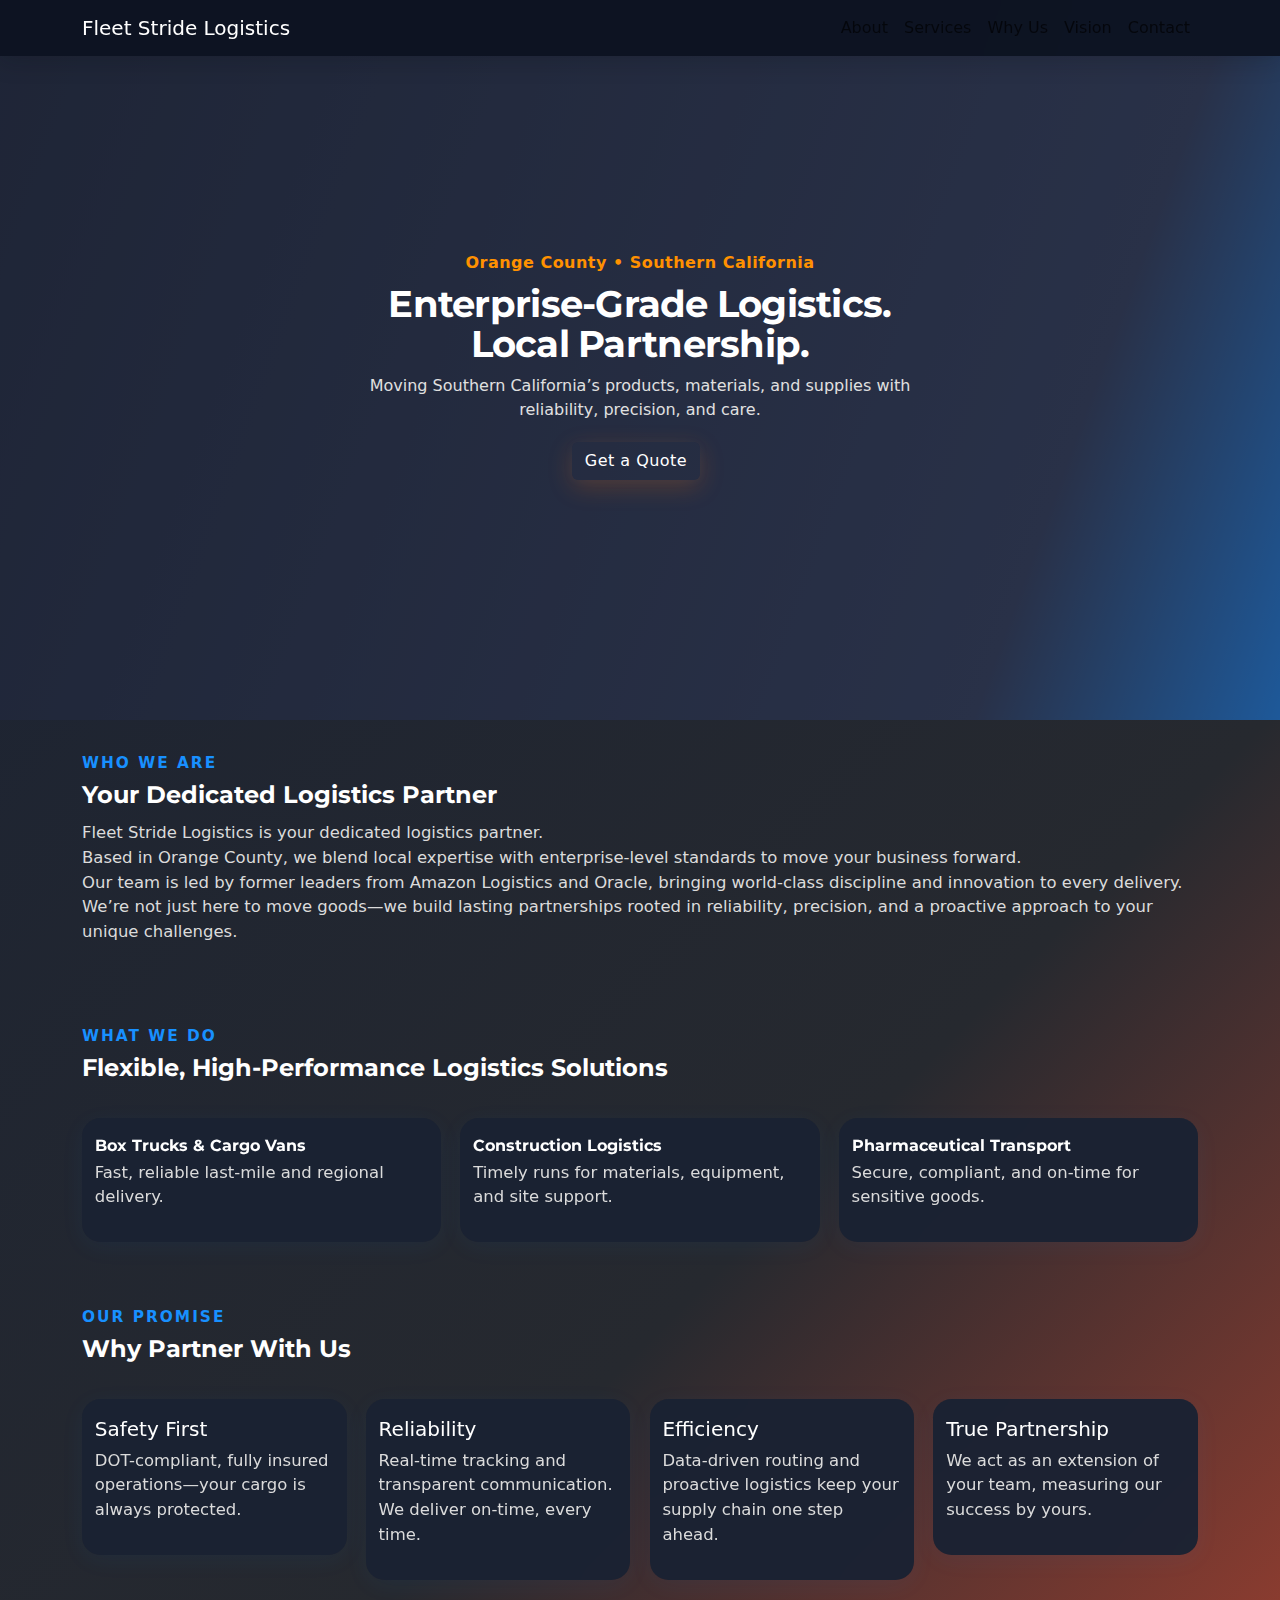
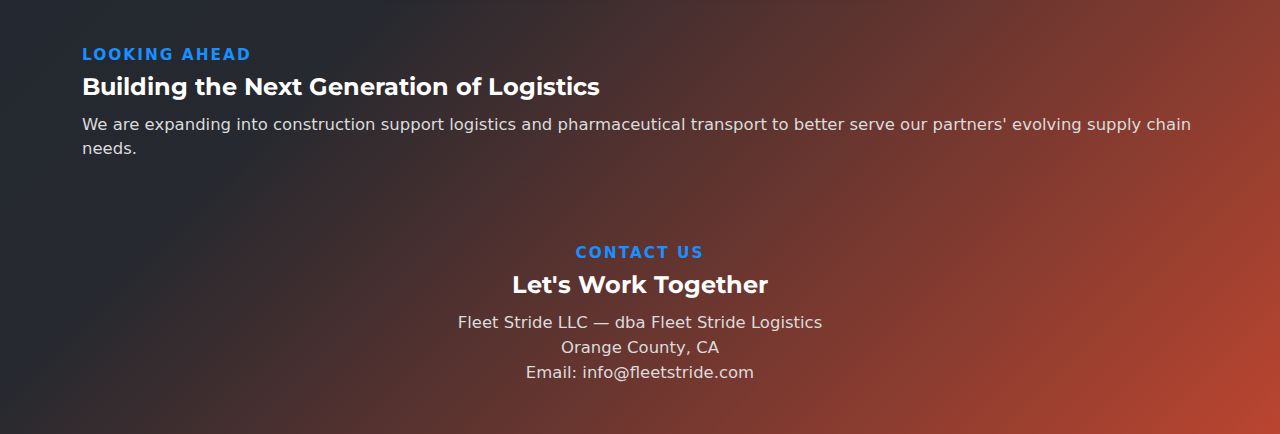
<file: index.html>
<!DOCTYPE html>
<html lang="en">
<head>
  <meta charset="UTF-8" />
  <meta name="viewport" content="width=device-width, initial-scale=1.0" />
  <title>Fleet Stride Logistics</title>
  <link href="style.css" rel="stylesheet" />
  <link href="https://cdn.jsdelivr.net/npm/bootstrap@5.3.2/dist/css/bootstrap.min.css" rel="stylesheet" />
  <link href="https://fonts.googleapis.com/css2?family=Montserrat:wght@400;600;700&family=Inter:wght@300;400;500;600&display=swap" rel="stylesheet">
</head>
<body>
  <nav class="navbar navbar-expand-lg fixed-top fs-nav">
    <div class="container">
      <a class="navbar-brand text-white" href="#hero">Fleet Stride Logistics</a>
      <button class="navbar-toggler" type="button" data-bs-toggle="collapse" data-bs-target="#mainNav">
        <span class="navbar-toggler-icon" style="filter: invert(1);"></span>
      </button>
      <div class="collapse navbar-collapse" id="mainNav">
        <ul class="navbar-nav ms-auto">
          <li class="nav-item"><a class="nav-link" href="#who">About</a></li>
          <li class="nav-item"><a class="nav-link" href="#services">Services</a></li>
          <li class="nav-item"><a class="nav-link" href="#promise">Why Us</a></li>
          <li class="nav-item"><a class="nav-link" href="#future">Vision</a></li>
          <li class="nav-item"><a class="nav-link" href="#contact">Contact</a></li>
        </ul>
      </div>
    </div>
  </nav>
  <section id="hero" class="hero-section">
    <div class="hero-bg isometric-grid"></div>
    <div class="hero-overlay"></div>
    <div class="container hero-content">
      <p class="hero-pill"><span></span> Orange County • Southern California</p>
      <h1 class="hero-title">Enterprise‑Grade Logistics.<br>Local Partnership.</h1>
      <p class="hero-sub">Moving Southern California’s products, materials, and supplies with reliability, precision, and care.</p>
      <div class="hero-buttons">
        <a href="#contact" class="btn btn-fs-modern me-2">Get a Quote</a>
      </div>
    </div>
  </section>
  
  <section id="who" class="section-padding container">
    <p class="section-kicker">Who We Are</p>
    <h2 class="section-heading">Your Dedicated Logistics Partner</h2>
    <p class="fs-muted">
      Fleet Stride Logistics is your dedicated logistics partner.<br>
      Based in Orange County, we blend local expertise with enterprise-level standards to move your business forward.<br>
      Our team is led by former leaders from Amazon Logistics and Oracle, bringing world-class discipline and innovation to every delivery.<br>
      We’re not just here to move goods—we build lasting partnerships rooted in reliability, precision, and a proactive approach to your unique challenges.
    </p>
  </section>
  
  <section id="services" class="section-padding container">
    <p class="section-kicker">What We Do</p>
    <h2 class="section-heading">Flexible, High-Performance Logistics Solutions</h2>
    <div class="row g-4 mt-3">
      <div class="col-md-4">
        <div class="fs-card">
          <h4 class="fs-card-title">Box Trucks & Cargo Vans</h4>
          <p class="fs-muted">Fast, reliable last-mile and regional delivery.</p>
        </div>
      </div>
      <div class="col-md-4">
        <div class="fs-card">
          <h4 class="fs-card-title">Construction Logistics</h4>
          <p class="fs-muted">Timely runs for materials, equipment, and site support.</p>
        </div>
      </div>
      <div class="col-md-4">
        <div class="fs-card">
          <h4 class="fs-card-title">Pharmaceutical Transport</h4>
          <p class="fs-muted">Secure, compliant, and on-time for sensitive goods.</p>
        </div>
      </div>
    </div>
  </section>
  
  <section id="promise" class="section-padding container">
    <p class="section-kicker">Our Promise</p>
    <h2 class="section-heading">Why Partner With Us</h2>
    <div class="row g-4 mt-3">
      <div class="col-md-3">
        <div class="fs-card">
          <h5>Safety First</h5>
          <p class="fs-muted">DOT-compliant, fully insured operations—your cargo is always protected.</p>
        </div>
      </div>
      <div class="col-md-3">
        <div class="fs-card">
          <h5>Reliability</h5>
          <p class="fs-muted">Real-time tracking and transparent communication. We deliver on-time, every time.</p>
        </div>
      </div>
      <div class="col-md-3">
        <div class="fs-card">
          <h5>Efficiency</h5>
          <p class="fs-muted">Data-driven routing and proactive logistics keep your supply chain one step ahead.</p>
        </div>
      </div>
      <div class="col-md-3">
        <div class="fs-card">
          <h5>True Partnership</h5>
          <p class="fs-muted">We act as an extension of your team, measuring our success by yours.</p>
        </div>
      </div>
    </div>
  </section>
  
  <section id="future" class="section-padding container">
    <p class="section-kicker">Looking Ahead</p>
    <h2 class="section-heading">Building the Next Generation of Logistics</h2>
    <p class="fs-muted">We are expanding into construction support logistics and pharmaceutical transport to better serve our partners' evolving supply chain needs.</p>
  </section>
  
  <section id="contact" class="section-padding container text-center">
    <p class="section-kicker">Contact Us</p>
    <h2 class="section-heading">Let's Work Together</h2>
    <p class="fs-muted">
      Fleet Stride LLC — dba Fleet Stride Logistics<br>
      Orange County, CA<br>
      Email: info@fleetstride.com
    </p>
  </section>
  
  <script src="script.js"></script>
  <script src="https://cdn.jsdelivr.net/npm/bootstrap@5.3.2/dist/js/bootstrap.bundle.min.js"></script>
</body>
</html>
</file>
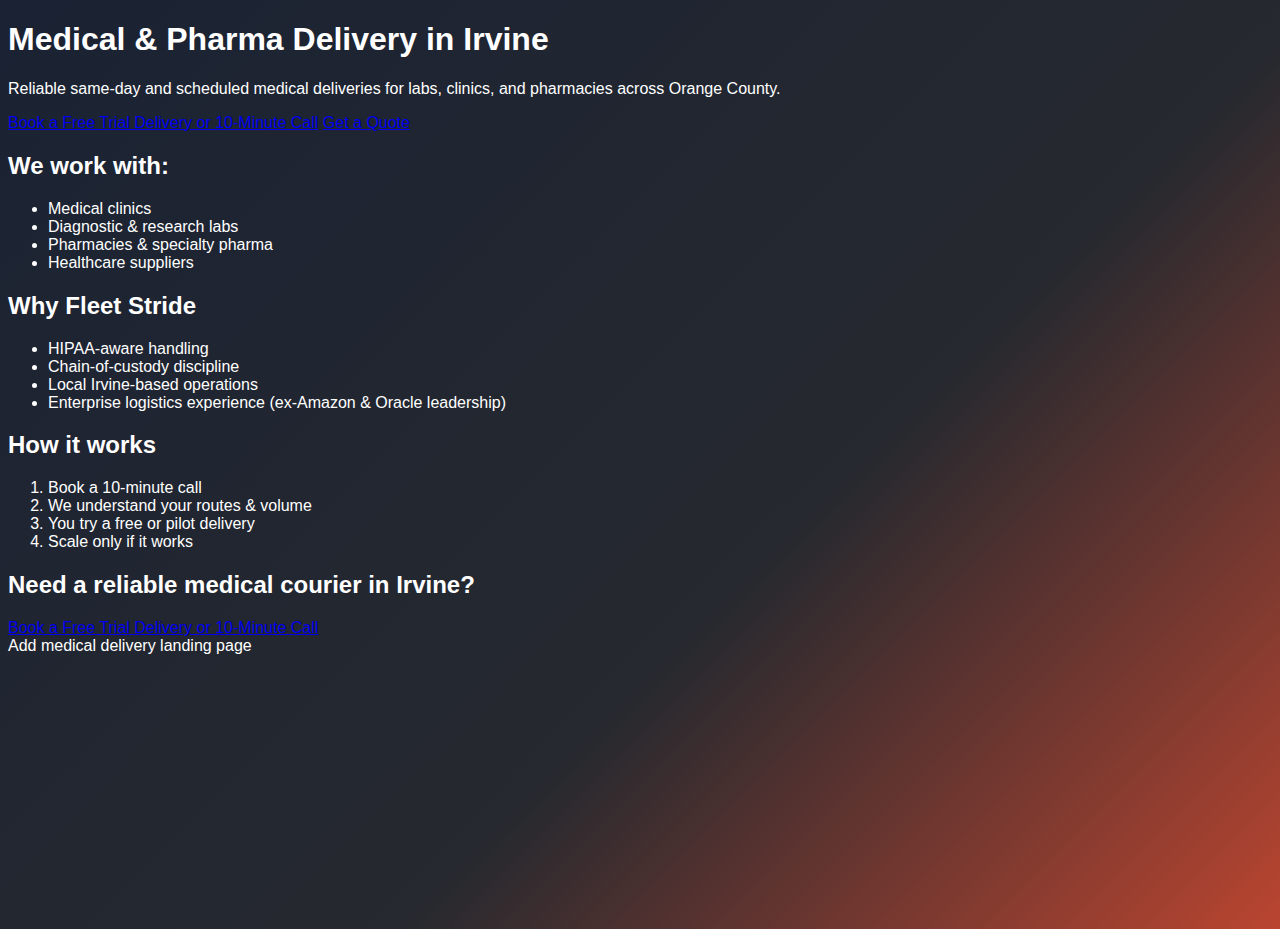
<file: medical-delivery-irvine/medical-delivery-irvine.index.html>
<!DOCTYPE html>
<html lang="en">
<head>
    <meta charset="UTF-8">
    <meta name="viewport" content="width=device-width, initial-scale=1.0">
    <title>Medical & Pharma Delivery in Irvine | Fleet Stride</title>
    <link rel="stylesheet" href="../style.css">
</head>
<body>
    <main class="landing-page">

        <!-- Hero / Above the fold -->
        <section class="hero">
            <h1>Medical & Pharma Delivery in Irvine</h1>
            <p>Reliable same-day and scheduled medical deliveries for labs, clinics, and pharmacies across Orange County.</p>
            <a href="#book" class="cta-primary">Book a Free Trial Delivery or 10-Minute Call</a>
            <a href="#quote" class="cta-secondary">Get a Quote</a>
        </section>

        <!-- Who we serve -->
        <section class="who">
            <h2>We work with:</h2>
            <ul>
                <li>Medical clinics</li>
                <li>Diagnostic & research labs</li>
                <li>Pharmacies & specialty pharma</li>
                <li>Healthcare suppliers</li>
            </ul>
        </section>

        <!-- Why trust us -->
        <section class="trust">
            <h2>Why Fleet Stride</h2>
            <ul>
                <li>HIPAA-aware handling</li>
                <li>Chain-of-custody discipline</li>
                <li>Local Irvine-based operations</li>
                <li>Enterprise logistics experience (ex-Amazon & Oracle leadership)</li>
            </ul>
        </section>

        <!-- How it works -->
        <section class="how">
            <h2>How it works</h2>
            <ol>
                <li>Book a 10-minute call</li>
                <li>We understand your routes & volume</li>
                <li>You try a free or pilot delivery</li>
                <li>Scale only if it works</li>
            </ol>
        </section>

        <!-- CTA / Close -->
        <section class="close">
            <h2>Need a reliable medical courier in Irvine?</h2>
            <a href="#book" class="cta-primary">Book a Free Trial Delivery or 10-Minute Call</a>
        </section>

    </main>
</body>
</html>

Add medical delivery landing page
</file>
<file: style.css>
body {
  min-height: 100vh;
  background: linear-gradient(135deg, #1a2233 0%, #26292f 60%, #ba4530 100%);
  color: #fff !important;
  font-family: 'Inter', sans-serif;
}

/* Universal headline and paragraph text to white */
h1, h2, h3, h4, h5, h6, p,
.hero-title, .section-heading, .fs-card-title, .fs-muted, .section-kicker, .fs-card, .section-padding {
  color: #fff !important;
  border: none !important;
}

/* Navbar */
.navbar {
  background: rgba(13,19,33,0.96) !important;
  box-shadow: 0 4px 24px rgba(8,12,19,0.21);
  backdrop-filter: blur(8px);
  position: sticky;
  top: 0;
  z-index: 30;
}

/* Hero Section */
.hero-section {
  min-height: 80vh;
  width: 100vw;
  position: relative;
  display: flex;
  align-items: center;
  justify-content: center;
  text-align: center;
  overflow: hidden;
  padding: 0;
}

.hero-bg {
  position: absolute;
  inset: 0;
  z-index: 1;
  background: linear-gradient(110deg, #232839 0%, #38405c 80%, #2290ff 100%);
}

.fleet-road-svg {
  position: absolute;
  left: 0;
  bottom: 0;
  width: 100vw;
  height: 110px;
  z-index: 2;
  pointer-events: none;
}

.hero-overlay {
  position: absolute;
  inset: 0;
  z-index: 2;
  background: rgba(26, 34, 51, 0.50);
  pointer-events: none;
}

.hero-content {
  position: relative;
  z-index: 3;
  width: 100%;
  max-width: 800px;
  margin: 0 auto;
  padding: 0.7rem 1rem 0 1rem;
  display: flex;
  flex-direction: column;
  align-items: center;
  text-align: center;
}

.hero-title {
  font-family: 'Montserrat', sans-serif;
  font-size: 2.3rem;
  font-weight: 700;
  letter-spacing: -0.02em;
  line-height: 1.07;
  margin-bottom: 0.7rem;
  color: #fff !important;
  text-align: center;
}
.hero-sub {
  font-size: 1rem;
  margin-bottom: 0.65rem;
  color: #e0e0e0 !important;
  max-width: 600px;
  text-align: center;
}
.hero-buttons {
  display: flex;
  gap: 0.8rem;
  margin-top: 0.6rem;
  flex-wrap: wrap;
  justify-content: center;
  width: 100%;
}
.hero-pill {
  color: #ff9100 !important;
  font-weight: 700;
  font-size: 1rem;
  letter-spacing: 0.03em;
  background: none !important;
  border: none !important;
  border-radius: 0 !important;
  padding: 0 !important;
  margin-bottom: 0.6rem;
  display: inline;
}
/* Primary CTA button */
.btn-fs-modern {
  background: #ff6f00;
  color: #fff !important;
  border: none;
  border-radius: 18px;
  font-family: 'Inter', 'Montserrat', sans-serif;
  font-weight: 600;
  font-size: 1.05rem;
  letter-spacing: 0.03em;
  padding: 0.55em 1.7em;
  box-shadow: 0 7px 24px 0 rgba(255,111,0,0.21),
              0 1.2px 11px rgba(24,144,255,0.05);
  transition: background 0.18s, color 0.16s, box-shadow 0.18s;
  outline: none;
  text-shadow: none;
  opacity: 1 !important;
  pointer-events: auto;
}
.btn-fs-modern:hover,
.btn-fs-modern:focus,
.btn-fs-modern:active {
  background: #fff;
  color: #ff6f00 !important;
  box-shadow: 0 10px 28px 0 rgba(255,111,0,0.28),
              0 2px 18px rgba(24,144,255,0.08);
}
/* Outlined secondary button */
.btn-fs-outline {
  background: transparent;
  color: #ff6f00 !important;
  border: 1.5px solid #ff6f00;
  border-radius: 18px;
  padding: 0.55em 1.7em;
  font-weight: 600;
  transition: background 0.14s, color 0.14s, border-color 0.14s;
}
.btn-fs-outline:hover,
.btn-fs-outline:focus,
.btn-fs-outline:active {
  background: #ff6f00;
  color: #fff !important;
  border-color: #ff6f00;
}
.btn-fs-modern:focus-visible,
.btn-fs-outline:focus-visible {
  outline: 2px solid #ff6f00;
  outline-offset: 1.5px;
}
.section-padding {
  padding: 2rem 0 2rem 0;
  color: #fff !important;
}
.section-kicker {
  color: #1890ff !important;
  text-transform: uppercase;
  letter-spacing: 2px;
  font-size: 0.96rem;
  margin-bottom: 0.4em;
  font-weight: 600;
  border: none !important;
}
.section-heading {
  font-family: 'Montserrat', sans-serif;
  font-size: 1.5rem;
  font-weight: 700;
  margin-bottom: 0.7rem;
  color: #fff !important;
  border: none !important;
}
.fs-muted {
  color: #dbdbdb !important;
  font-size: 1.03rem;
  border: none !important;
}
.row.g-4 {
  --bs-gutter-x: 1.2rem;
  --bs-gutter-y: 1.2rem;
}
.fs-card {
  background: rgba(26, 34, 51, 0.97) !important;
  border-radius: 1.15rem;
  padding: 1.1rem 0.8rem 1rem 0.8rem;
  backdrop-filter: blur(8px);
  box-shadow: 0 5px 25px rgba(24,144,255,0.06);
  border: 1.2px solid #222a3a;
  min-width: 0;
  max-width: 100%;
  color: #fff !important;
  transition: box-shadow 0.16s, transform 0.12s, border-color .11s;
}
.fs-card-title {
  font-family: 'Montserrat', sans-serif;
  font-size: 1.03rem;
  font-weight: 700;
  margin-bottom: 0.32em;
  color: #fff !important;
}
.fs-card:hover {
  box-shadow: 0 8px 26px #ff6f0021, 0 2px 8px #1890ff19;
  border-color: #ff6f00;
  transform: translateY(-2px) scale(1.012);
}
@media (max-width: 992px) {
  .hero-title { font-size: 1.35rem; }
  .section-heading { font-size: 1rem; }
  .hero-content { padding-left: 0.5rem; padding-right: 0.5rem; }
}
@media (max-width: 600px) {
  .hero-title { font-size: 1.10rem; }
  .hero-sub { font-size: 0.92rem; }
  .section-heading { font-size: 0.93rem; }
}
@media (max-width: 550px) {
  .section-padding { padding: 1.2rem 0; }
  .fs-card { padding: 0.6rem 0.4rem 0.55rem 0.4rem; }
}
</file>
